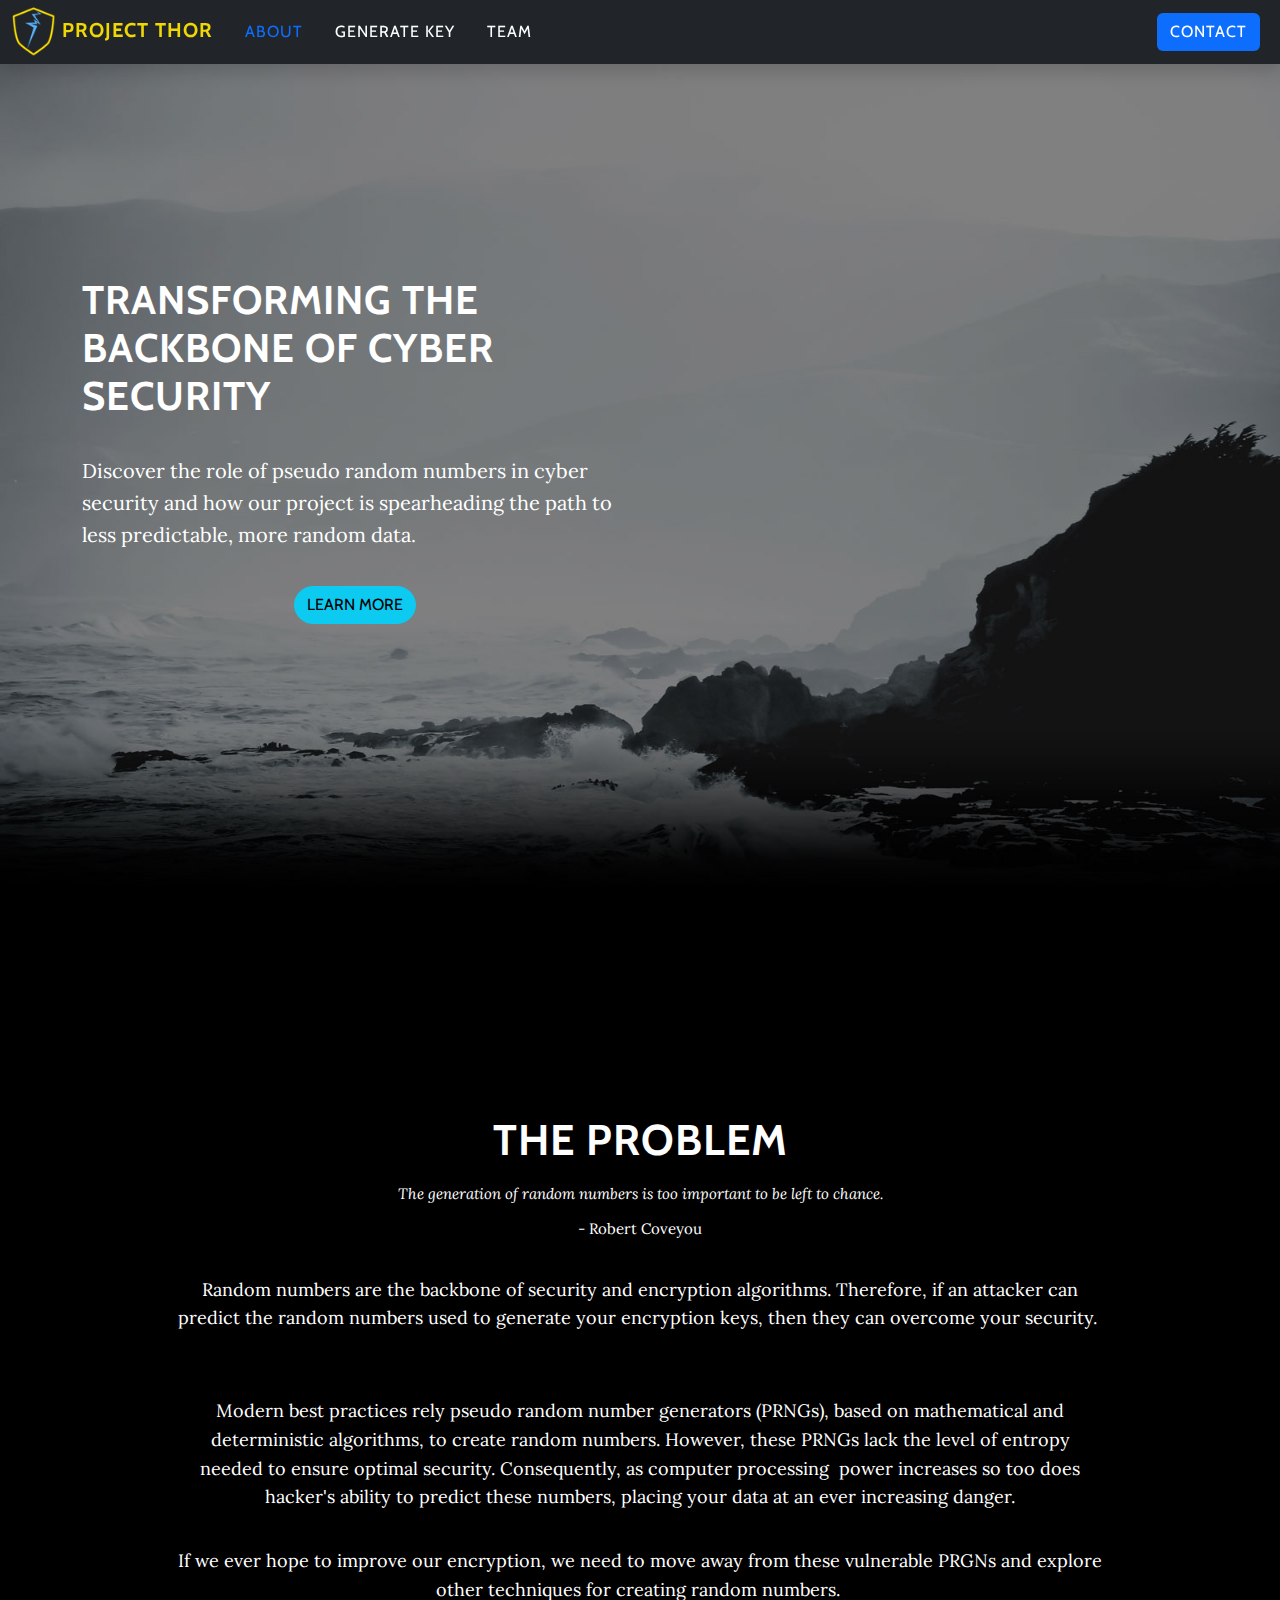
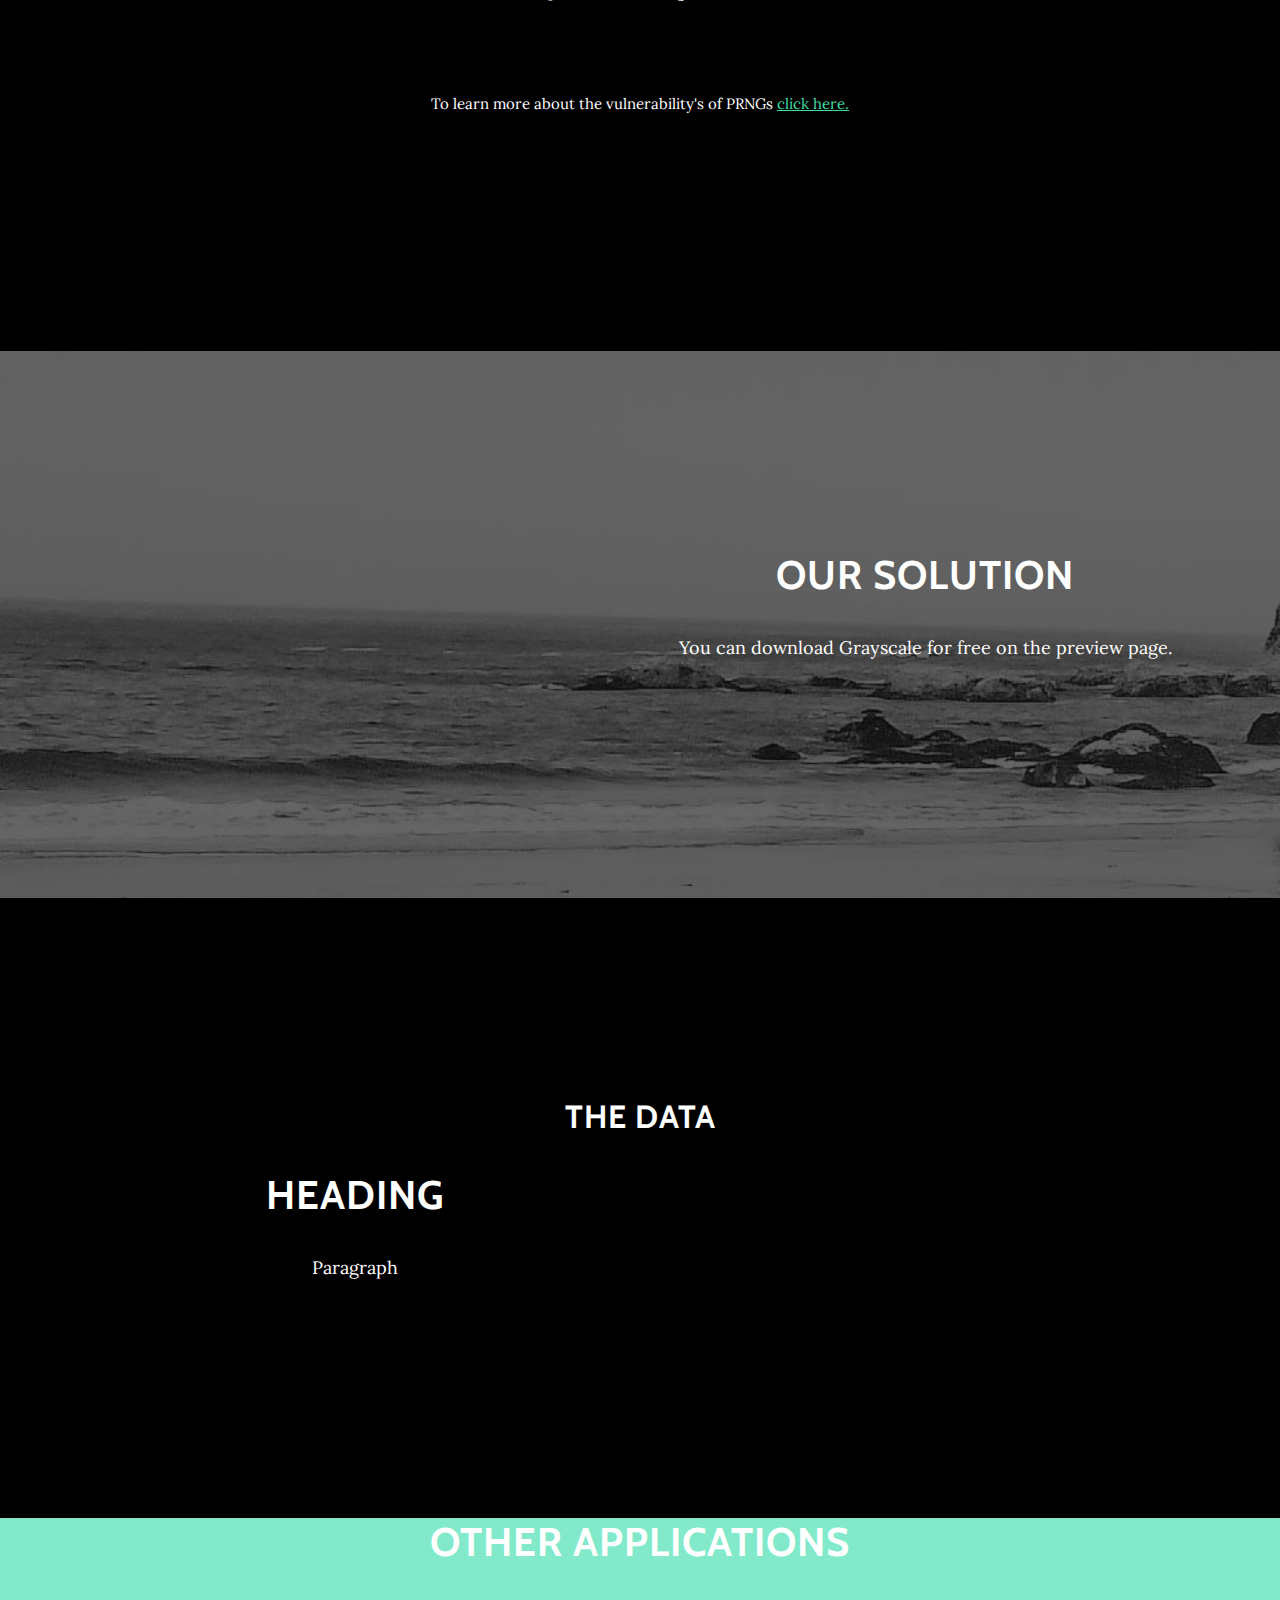
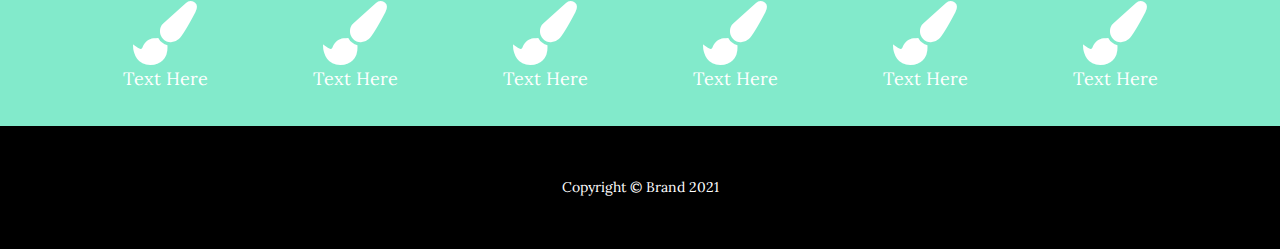
<file: Web_Application/assets/index.html>
<!DOCTYPE html>
<html>

<head>
    <meta charset="utf-8">
    <meta name="viewport" content="width=device-width, initial-scale=1.0, shrink-to-fit=no">
    <title>Project Thor</title>
    <link rel="icon" type="image/png" sizes="16x18" href="assets/img/Dark%20Logo%20Brand%20Tab.png">
    <link rel="stylesheet" href="assets/bootstrap/css/bootstrap.min.css">
    <link rel="stylesheet" href="https://fonts.googleapis.com/css?family=Lora:400,700,400italic,700italic">
    <link rel="stylesheet" href="https://fonts.googleapis.com/css?family=Cabin:700">
    <link rel="stylesheet" href="assets/fonts/font-awesome.min.css">
    <link rel="stylesheet" href="assets/fonts/ionicons.min.css">
    <link rel="stylesheet" href="assets/css/Footer-Dark.css">
    <link rel="stylesheet" href="assets/css/Nav.css">
    <link rel="stylesheet" href="assets/css/Team-Boxed.css">
    <link rel="stylesheet" href="assets/css/Team-Grid.css">
</head>

<body id="page-top" data-bs-spy="scroll" data-bs-target="#mainNav" data-bs-offset="77">
    <nav class="navbar navbar-light navbar-expand fixed-top bg-dark shadow" data-bs-toggle="tooltip" data-bss-tooltip="" id="mainNav" style="height: 64px;">
        <div class="container-fluid"><a class="navbar-brand" href="index.html" style="height: 56;color: #f0d804;font-size: 20px;"><img src="assets/img/Dark%20Logo%20Brand.png" height="50">&nbsp;project thor</a>
            <div class="collapse navbar-collapse" id="navbarResponsive">
                <ul class="navbar-nav me-auto">
                    <li class="nav-item nav-link" style="margin: 0;padding: 8px;"><a class="nav-link active" href="index.html" style="background: transparent;">About</a></li>
                    <li class="nav-item nav-link" style="margin: 0;"><a class="nav-link" href="generate_key.html">Generate Key</a></li>
                    <li class="nav-item nav-link" style="margin: 0;"><a class="nav-link" href="team.html" style="background: transparent;">Team</a></li>
                </ul>
                <ul class="navbar-nav ms-auto">
                    <li class="nav-item nav-link"><a class="btn" role="button" style="border-radius: 6px;background: var(--bs-blue);" href="contact.html">Contact</a></li>
                </ul>
            </div>
        </div>
    </nav>
    <header class="masthead" style="background: url(&quot;assets/img/intro-bg.jpg&quot;) round;background-size: auto;">
        <div class="intro-body">
            <div class="container">
                <div class="row">
                    <div class="col">
                        <h1 class="text-start" style="font-size: 40.07px;">Transforming the backbone of Cyber Security</h1>
                        <p class="lead text-start">Discover the role of pseudo random numbers in cyber security and how our project is spearheading the path to less predictable, more random data.</p><button class="btn btn-info" data-bs-toggle="tooltip" data-bss-tooltip="" data-bs-placement="bottom" type="button" style="border-radius: 32px;" title="Click here to learn more">Learn More</button>
                    </div>
                    <div class="col"><img class="img-fluid"></div>
                </div>
            </div>
        </div>
    </header>
    <section class="text-center content-section" id="about">
        <div class="container">
            <div class="row">
                <div class="col-auto col-lg-8 col-xl-10 mx-auto">
                    <h2 style="margin: 15px;font-size: 43px;">the Problem</h2>
                    <p style="font-size: 15px;height: 0px;font-style: italic;">The generation of random numbers is too important to be left to chance.</p>
                    <p style="font-size: 15px;">- Robert Coveyou</p>
                    <p>Random numbers are the backbone of security and encryption algorithms. Therefore, if an attacker can predict the random numbers used to generate your encryption keys, then they can overcome your security.&nbsp; &nbsp;</p>
                    <p>Modern best practices rely pseudo random number generators (PRNGs), based on mathematical and deterministic algorithms, to create random numbers. However, these PRNGs lack the level of entropy needed to ensure optimal security. Consequently, as computer processing&nbsp; power increases so too does hacker's ability to predict these numbers, placing your data at an ever increasing danger.</p>
                    <p style="height: 110px;">If we ever hope to improve our encryption, we need to move away from these vulnerable PRGNs and explore other techniques for creating random numbers.&nbsp;</p>
                    <p style="font-size: 15px;">To learn more about the vulnerability's of PRNGs&nbsp;<a href="#">click here.</a></p>
                </div>
            </div>
        </div>
    </section>
    <section class="text-center download-section content-section" id="download" style="background-image:url('assets/img/downloads-bg.jpg');">
        <div class="container">
            <div class="row">
                <div class="col"><img></div>
                <div class="col-lg-8 col-xl-6 offset-xl-0 mx-auto">
                    <h1>our Solution</h1>
                    <p>You can download Grayscale for free on the preview page.</p>
                </div>
            </div>
        </div>
    </section>
    <section class="text-center content-section" id="contact">
        <div class="container">
            <div class="row">
                <div class="col-lg-8 mx-auto">
                    <h2>The data</h2>
                </div>
            </div>
            <div class="row">
                <div class="col">
                    <h1>Heading</h1>
                    <p>Paragraph</p>
                </div>
                <div class="col-lg-8 col-xl-6 mx-auto"><img></div>
            </div>
        </div>
    </section>
    <section class="text-center" style="background: rgb(130,234,203);height: 208px;">
        <div class="container">
            <div class="row">
                <div class="col">
                    <h1>Other applications</h1>
                </div>
            </div>
            <div class="row">
                <div class="col"><i class="fa fa-paint-brush" style="font-size: 64px;margin: 0,0,12;"></i>
                    <p>Text Here</p>
                </div>
                <div class="col"><i class="fa fa-paint-brush" style="font-size: 64px;margin: 0,0,12;"></i>
                    <p>Text Here</p>
                </div>
                <div class="col"><i class="fa fa-paint-brush" style="font-size: 64px;margin: 0,0,12;"></i>
                    <p>Text Here</p>
                </div>
                <div class="col"><i class="fa fa-paint-brush" style="font-size: 64px;margin: 0,0,12;"></i>
                    <p>Text Here</p>
                </div>
                <div class="col"><i class="fa fa-paint-brush" style="font-size: 64px;margin: 0,0,12;"></i>
                    <p>Text Here</p>
                </div>
                <div class="col"><i class="fa fa-paint-brush" style="font-size: 64px;margin: 0,0,12;"></i>
                    <p>Text Here</p>
                </div>
            </div>
        </div>
    </section>
    <footer>
        <div class="container text-center">
            <p>Copyright ©&nbsp;Brand 2021</p>
        </div>
    </footer>
    <script src="assets/bootstrap/js/bootstrap.min.js"></script>
    <script src="assets/js/bs-init.js"></script>
    <script src="assets/js/grayscale.js"></script>
</body>

</html>
</file>
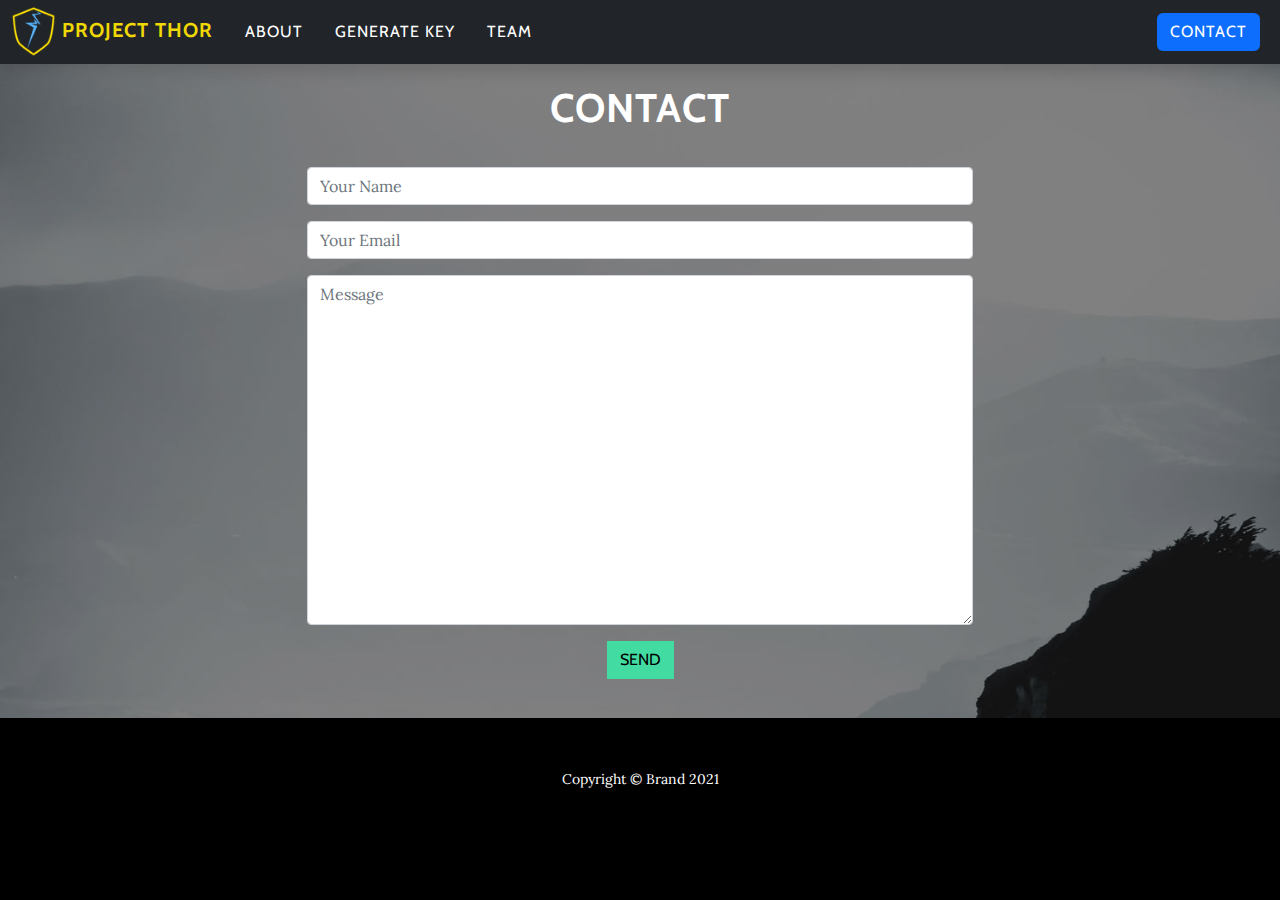
<file: Web_Application/assets/contact.html>
<!DOCTYPE html>
<html>

<head>
    <meta charset="utf-8">
    <meta name="viewport" content="width=device-width, initial-scale=1.0, shrink-to-fit=no">
    <title>Project Thor - Contact</title>
    <link rel="icon" type="image/png" sizes="16x18" href="assets/img/Dark%20Logo%20Brand%20Tab.png">
    <link rel="stylesheet" href="assets/bootstrap/css/bootstrap.min.css">
    <link rel="stylesheet" href="https://fonts.googleapis.com/css?family=Lora:400,700,400italic,700italic">
    <link rel="stylesheet" href="https://fonts.googleapis.com/css?family=Cabin:700">
    <link rel="stylesheet" href="assets/fonts/font-awesome.min.css">
    <link rel="stylesheet" href="assets/fonts/ionicons.min.css">
    <link rel="stylesheet" href="assets/css/Footer-Dark.css">
    <link rel="stylesheet" href="assets/css/Nav.css">
    <link rel="stylesheet" href="assets/css/Team-Boxed.css">
    <link rel="stylesheet" href="assets/css/Team-Grid.css">
</head>

<body id="page-top" data-bs-spy="scroll" data-bs-target="#mainNav" data-bs-offset="77">
    <nav class="navbar navbar-light navbar-expand bg-dark shadow" data-bs-toggle="tooltip" data-bss-tooltip="" id="mainNav" style="height: 64px;">
        <div class="container-fluid"><a class="navbar-brand" href="index.html" style="height: 56;color: #f0d804;font-size: 20px;"><img src="assets/img/Dark%20Logo%20Brand.png" height="50">&nbsp;project thor</a>
            <div class="collapse navbar-collapse text-truncate" id="navbarResponsive">
                <ul class="navbar-nav me-auto">
                    <li class="nav-item nav-link" style="margin: 0;padding: 8px;"><a class="nav-link" href="index.html" style="background: transparent;">About</a></li>
                    <li class="nav-item nav-link" style="margin: 0;"><a class="nav-link" href="generate_key.html" style="background: transparent;">Generate Key</a></li>
                    <li class="nav-item nav-link" style="margin: 0;"><a class="nav-link" href="team.html" style="background: transparent;">Team</a></li>
                </ul>
                <ul class="navbar-nav ms-auto">
                    <li class="nav-item nav-link"><a class="btn" role="button" style="border-radius: 6px;background: var(--bs-blue);" href="contact.html">Contact</a></li>
                </ul>
            </div>
        </div>
    </nav>
    <section style="background: url(&quot;assets/img/intro-bg.jpg&quot;) no-repeat, var(--bs-body-bg);background-size: cover, auto;height: 654px;">
        <div class="container-fluid" style="max-width: 750px;padding-right: 42px;padding-left: 42px;">
            <div>
                <form class="text-dark" data-bss-recipient="12223ac6677c1d072c3a5614f27bf1e1">
                    <h1 style="color: var(--bs-white);text-align: center;padding-top: 20px;">Contact</h1>
                    <div class="form-group mb-3"><input class="form-control" type="text" name="Name" placeholder="Your Name" required="" style="text-align: left;"></div>
                    <div class="form-group mb-3"><input class="form-control" type="email" name="email" placeholder="Your Email" required=""></div>
                    <div class="form-group mb-3"><textarea class="form-control" name="message" placeholder="Message" rows="14" required="" minlength="10"></textarea></div>
                    <div class="text-center form-group mb-3"><button class="btn btn-primary" type="submit">send </button></div>
                </form>
            </div>
        </div>
    </section>
    <footer>
        <div class="container text-center">
            <p>Copyright ©&nbsp;Brand 2021</p>
        </div>
    </footer>
    <script src="assets/bootstrap/js/bootstrap.min.js"></script>
    <script src="assets/js/smart-forms.min.js"></script>
    <script src="assets/js/bs-init.js"></script>
    <script src="assets/js/grayscale.js"></script>
</body>

</html>
</file>
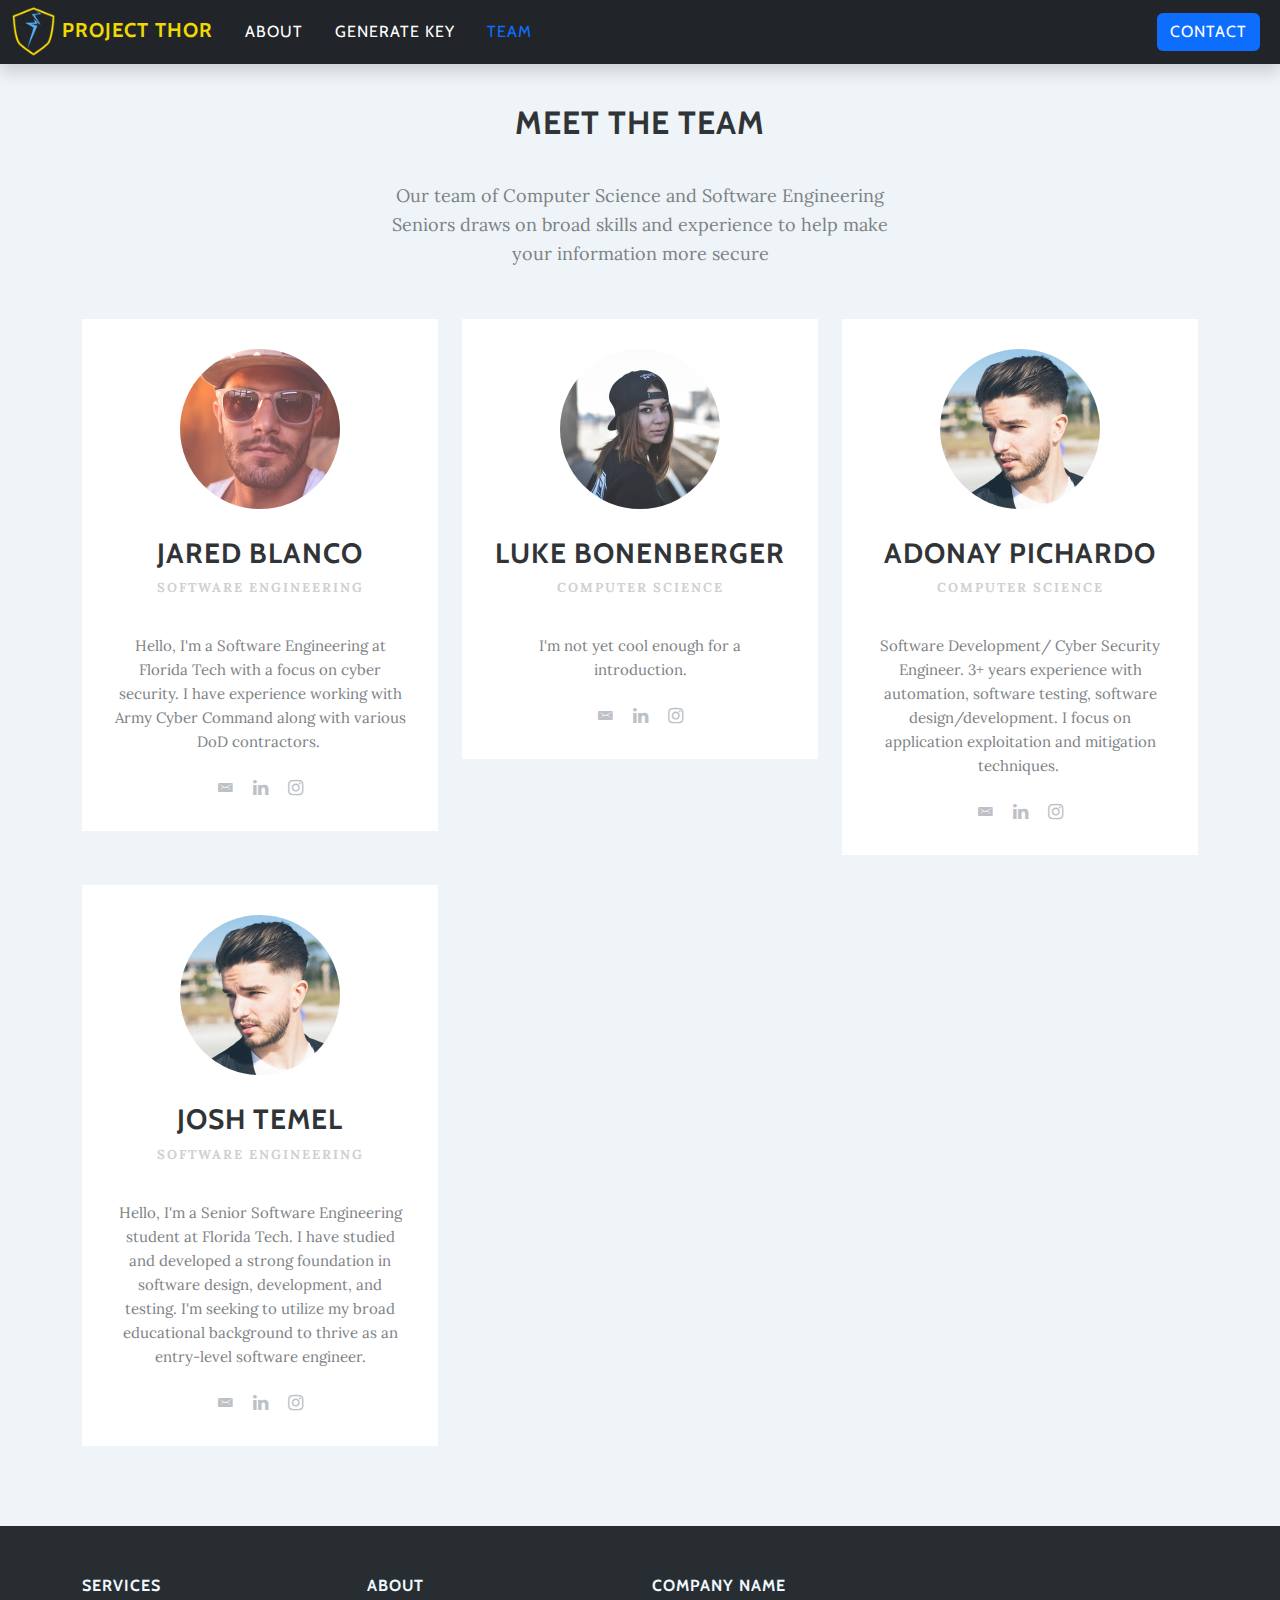
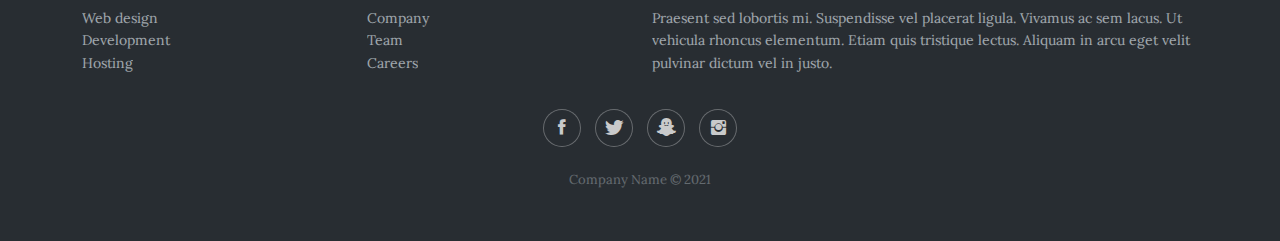
<file: Web_Application/assets/team.html>
<!DOCTYPE html>
<html>

<head>
    <meta charset="utf-8">
    <meta name="viewport" content="width=device-width, initial-scale=1.0, shrink-to-fit=no">
    <title>Project Thor - Team</title>
    <link rel="icon" type="image/png" sizes="16x18" href="assets/img/Dark%20Logo%20Brand%20Tab.png">
    <link rel="stylesheet" href="assets/bootstrap/css/bootstrap.min.css">
    <link rel="stylesheet" href="https://fonts.googleapis.com/css?family=Lora:400,700,400italic,700italic">
    <link rel="stylesheet" href="https://fonts.googleapis.com/css?family=Cabin:700">
    <link rel="stylesheet" href="assets/fonts/font-awesome.min.css">
    <link rel="stylesheet" href="assets/fonts/ionicons.min.css">
    <link rel="stylesheet" href="assets/css/Footer-Dark.css">
    <link rel="stylesheet" href="assets/css/Nav.css">
    <link rel="stylesheet" href="assets/css/Team-Boxed.css">
    <link rel="stylesheet" href="assets/css/Team-Grid.css">
</head>

<body id="page-top" data-bs-spy="scroll" data-bs-target="#mainNav" data-bs-offset="77">
    <nav class="navbar navbar-light navbar-expand bg-dark shadow" data-bs-toggle="tooltip" data-bss-tooltip="" id="mainNav" style="height: 64px;">
        <div class="container-fluid"><a class="navbar-brand" href="index.html" style="height: 56;color: #f0d804;font-size: 20px;"><img src="assets/img/Dark%20Logo%20Brand.png" height="50">&nbsp;project thor</a>
            <div class="collapse navbar-collapse" id="navbarResponsive">
                <ul class="navbar-nav me-auto">
                    <li class="nav-item nav-link" style="margin: 0;padding: 8px;"><a class="nav-link" href="index.html" style="background: transparent;">About</a></li>
                    <li class="nav-item nav-link" style="margin: 0;"><a class="nav-link" href="generate_key.html" style="background: transparent;">Generate Key</a></li>
                    <li class="nav-item nav-link" style="margin: 0;"><a class="nav-link active" href="team.html" style="background: transparent;">Team</a></li>
                </ul>
                <ul class="navbar-nav ms-auto">
                    <li class="nav-item nav-link"><a class="btn" role="button" style="border-radius: 6px;background: var(--bs-blue);" href="contact.html">Contact</a></li>
                </ul>
            </div>
        </div>
    </nav>
    <section class="team-boxed">
        <div class="container">
            <div class="intro">
                <h2 class="text-center">Meet the Team </h2>
                <p class="text-center">Our team of Computer Science and Software Engineering Seniors draws on broad skills and experience to help make your information more secure</p>
            </div>
            <div class="row people">
                <div class="col-md-6 col-lg-4 item">
                    <div class="box"><img class="rounded-circle" src="assets/img/1.jpg">
                        <h3 class="name">Jared Blanco</h3>
                        <p class="title">Software Engineering</p>
                        <p class="description">Hello, I'm a Software Engineering at Florida Tech with a focus on cyber security. I have experience working with Army Cyber Command along with various DoD contractors.&nbsp;</p>
                        <div class="social"><a href="mailto:jblanco2018@my.fit.edu"><i class="icon ion-email" data-bs-toggle="tooltip" data-bss-tooltip="" data-bs-placement="bottom" title="Email"></i></a><a data-bs-toggle="tooltip" data-bss-tooltip="" data-bs-placement="bottom" href="#" title="LinkedIn Profile"><i class="fa fa-linkedin"></i></a><a href="#"><i class="fa fa-instagram"></i></a></div>
                    </div>
                </div>
                <div class="col-md-6 col-lg-4 item">
                    <div class="box"><img class="rounded-circle" src="assets/img/2.jpg">
                        <h3 class="name">LUKE BONENBERGER</h3>
                        <p class="title">Computer Science</p>
                        <p class="description">I'm not yet cool enough for a introduction.</p>
                        <div class="social"><a data-bs-toggle="tooltip" data-bss-tooltip="" data-bs-placement="bottom" href="mailto:lbonenberger2018@my.fit.edu" title="Email"><i class="icon ion-email" data-bs-toggle="tooltip" data-bss-tooltip="" data-bs-placement="bottom" title="Email"></i></a><a data-bs-toggle="tooltip" data-bss-tooltip="" data-bs-placement="bottom" href="#" title="LinkedIn Profile"><i class="fa fa-linkedin"></i></a><a href="#"><i class="fa fa-instagram"></i></a></div>
                    </div>
                </div>
                <div class="col-md-6 col-lg-4 item">
                    <div class="box"><img class="rounded-circle" src="assets/img/3.jpg">
                        <h3 class="name">Adonay Pichardo</h3>
                        <p class="title">Computer Science</p>
                        <p class="description">Software Development/ Cyber Security Engineer. 3+ years experience with automation, software testing, software design/development. I focus on application exploitation and mitigation techniques.&nbsp;</p>
                        <div class="social"><a data-bs-toggle="tooltip" data-bss-tooltip="" data-bs-placement="bottom" href="mailto:apichardo2019@my.fit.edu" title="Email"><i class="icon ion-email" data-bs-toggle="tooltip" data-bss-tooltip="" data-bs-placement="bottom" title="Email"></i></a><a data-bs-toggle="tooltip" data-bss-tooltip="" data-bs-placement="bottom" href="#" title="LinkedIn Profile"><i class="fa fa-linkedin"></i></a><a href="#"><i class="fa fa-instagram"></i></a></div>
                    </div>
                </div>
                <div class="col-md-6 col-lg-4 item">
                    <div class="box"><img class="rounded-circle" src="assets/img/3.jpg">
                        <h3 class="name">Josh Temel</h3>
                        <p class="title">Software Engineering</p>
                        <p class="description">Hello, I'm a Senior Software Engineering student at Florida Tech. I have studied and developed a strong foundation in software design, development, and testing. I'm seeking to utilize my broad educational background to thrive as an entry-level software engineer.</p>
                        <div class="social"><a data-bs-toggle="tooltip" data-bss-tooltip="" data-bs-placement="bottom" href="mailto:jtemel2018@my.fit.edu" title="Email"><i class="icon ion-email" data-bs-toggle="tooltip" data-bss-tooltip="" data-bs-placement="bottom" title="Email"></i></a><a data-bs-toggle="tooltip" data-bss-tooltip="" data-bs-placement="bottom" href="#" title="LinkedIn Profile"><i class="fa fa-linkedin"></i></a><a href="#"><i class="fa fa-instagram"></i></a></div>
                    </div>
                </div>
            </div>
        </div>
    </section>
    <footer class="footer-dark">
        <div class="container">
            <div class="row">
                <div class="col-sm-6 col-md-3 item">
                    <h3>Services</h3>
                    <ul>
                        <li><a href="#">Web design</a></li>
                        <li><a href="#">Development</a></li>
                        <li><a href="#">Hosting</a></li>
                    </ul>
                </div>
                <div class="col-sm-6 col-md-3 item">
                    <h3>About</h3>
                    <ul>
                        <li><a href="#">Company</a></li>
                        <li><a href="#">Team</a></li>
                        <li><a href="#">Careers</a></li>
                    </ul>
                </div>
                <div class="col-md-6 item text">
                    <h3>Company Name</h3>
                    <p>Praesent sed lobortis mi. Suspendisse vel placerat ligula. Vivamus ac sem lacus. Ut vehicula rhoncus elementum. Etiam quis tristique lectus. Aliquam in arcu eget velit pulvinar dictum vel in justo.</p>
                </div>
                <div class="col item social"><a href="#"><i class="icon ion-social-facebook"></i></a><a href="#"><i class="icon ion-social-twitter"></i></a><a href="#"><i class="icon ion-social-snapchat"></i></a><a href="#"><i class="icon ion-social-instagram"></i></a></div>
            </div>
            <p class="copyright">Company Name © 2021</p>
        </div>
    </footer>
    <script src="assets/bootstrap/js/bootstrap.min.js"></script>
    <script src="assets/js/bs-init.js"></script>
    <script src="assets/js/grayscale.js"></script>
</body>

</html>
</file>
<file: Web_Application/assets/assets/css/Footer-Dark.css>
.footer-dark {
  padding: 50px 0;
  color: #f0f9ff;
  background-color: #282d32;
}

.footer-dark h3 {
  margin-top: 0;
  margin-bottom: 12px;
  font-weight: bold;
  font-size: 16px;
}

.footer-dark ul {
  padding: 0;
  list-style: none;
  line-height: 1.6;
  font-size: 14px;
  margin-bottom: 0;
}

.footer-dark ul a {
  color: inherit;
  text-decoration: none;
  opacity: 0.6;
}

.footer-dark ul a:hover {
  opacity: 0.8;
}

@media (max-width:767px) {
  .footer-dark .item:not(.social) {
    text-align: center;
    padding-bottom: 20px;
  }
}

.footer-dark .item.text {
  margin-bottom: 36px;
}

@media (max-width:767px) {
  .footer-dark .item.text {
    margin-bottom: 0;
  }
}

.footer-dark .item.text p {
  opacity: 0.6;
  margin-bottom: 0;
}

.footer-dark .item.social {
  text-align: center;
}

@media (max-width:991px) {
  .footer-dark .item.social {
    text-align: center;
    margin-top: 20px;
  }
}

.footer-dark .item.social > a {
  font-size: 20px;
  width: 36px;
  height: 36px;
  line-height: 36px;
  display: inline-block;
  text-align: center;
  border-radius: 50%;
  box-shadow: 0 0 0 1px rgba(255,255,255,0.4);
  margin: 0 8px;
  color: #fff;
  opacity: 0.75;
}

.footer-dark .item.social > a:hover {
  opacity: 0.9;
}

.footer-dark .copyright {
  text-align: center;
  padding-top: 24px;
  opacity: 0.3;
  font-size: 13px;
  margin-bottom: 0;
}

body {
  overflow-y: scroll;
}
</file>
<file: Web_Application/assets/assets/css/Nav.css>
#mainNav .nav-link.active:hover {
  color: var(--bs-gray-700);
}

#mainNav .nav-link.active {
  outline: none;
  color: var(--bs-blue);
  background-color: rgba(255,255,255,.3);
}

#mainNav .nav-link:hover {
  color: var(--bs-gray-700);
}

.btn:hover {
  color: var(--bs-gray-700);
}
</file>
<file: Web_Application/assets/assets/css/Team-Boxed.css>
.team-boxed {
  color: #313437;
  background-color: #eef4f7;
}

.team-boxed p {
  color: #7d8285;
}

.team-boxed h2 {
  font-weight: bold;
  margin-bottom: 40px;
  padding-top: 40px;
  color: inherit;
}

@media (max-width:767px) {
  .team-boxed h2 {
    margin-bottom: 25px;
    padding-top: 25px;
    font-size: 24px;
  }
}

.team-boxed .intro {
  font-size: 16px;
  max-width: 500px;
  margin: 0 auto;
}

.team-boxed .intro p {
  margin-bottom: 0;
}

.team-boxed .people {
  padding: 50px 0;
}

.team-boxed .item {
  text-align: center;
}

.team-boxed .item .box {
  text-align: center;
  padding: 30px;
  background-color: #fff;
  margin-bottom: 30px;
}

.team-boxed .item .name {
  font-weight: bold;
  margin-top: 28px;
  margin-bottom: 8px;
  color: inherit;
}

.team-boxed .item .title {
  text-transform: uppercase;
  font-weight: bold;
  color: #d0d0d0;
  letter-spacing: 2px;
  font-size: 13px;
}

.team-boxed .item .description {
  font-size: 15px;
  margin-top: 15px;
  margin-bottom: 20px;
}

.team-boxed .item img {
  max-width: 160px;
}

.team-boxed .social {
  font-size: 18px;
  color: #a2a8ae;
}

.team-boxed .social a {
  color: inherit;
  margin: 0 10px;
  display: inline-block;
  opacity: 0.7;
}

.team-boxed .social a:hover {
  opacity: 1;
}
</file>
<file: Web_Application/assets/assets/css/Team-Grid.css>
.team-grid {
  color: #313437;
  background-color: #fff;
}

.team-grid p {
  color: #7d8285;
}

.team-grid h2 {
  font-weight: bold;
  margin-bottom: 40px;
  padding-top: 40px;
  color: inherit;
}

@media (max-width:767px) {
  .team-grid h2 {
    margin-bottom: 25px;
    padding-top: 25px;
    font-size: 24px;
  }
}

.team-grid .intro {
  font-size: 16px;
  max-width: 500px;
  margin: 0 auto;
}

.team-grid .intro p {
  margin-bottom: 0;
}

.team-grid .people {
  padding: 50px 0;
}

.team-grid .item {
  margin-bottom: 30px;
}

.team-grid .item .box {
  text-align: center;
  background-repeat: no-repeat;
  background-size: cover;
  background-position: center;
  height: 280px;
  position: relative;
  overflow: hidden;
}

.team-grid .item .cover {
  position: absolute;
  top: 0;
  left: 0;
  width: 100%;
  height: 100%;
  background-color: rgba(31,148,255,0.75);
  transition: opacity 0.15s ease-in;
  opacity: 0;
  padding-top: 80px;
  color: #fff;
  text-shadow: 1px 1px 1px rgba(0,0,0,0.15);
}

.team-grid .item:hover .cover {
  opacity: 1;
}

.team-grid .item .name {
  font-weight: bold;
  margin-bottom: 8px;
}

.team-grid .item .title {
  text-transform: uppercase;
  font-weight: bold;
  color: #bbd8fb;
  letter-spacing: 2px;
  font-size: 13px;
  margin-bottom: 20px;
}

.team-grid .social {
  font-size: 18px;
}

.team-grid .social a {
  color: inherit;
  margin: 0 10px;
  display: inline-block;
  opacity: 0.7;
}

.team-grid .social a:hover {
  opacity: 1;
}
</file>
